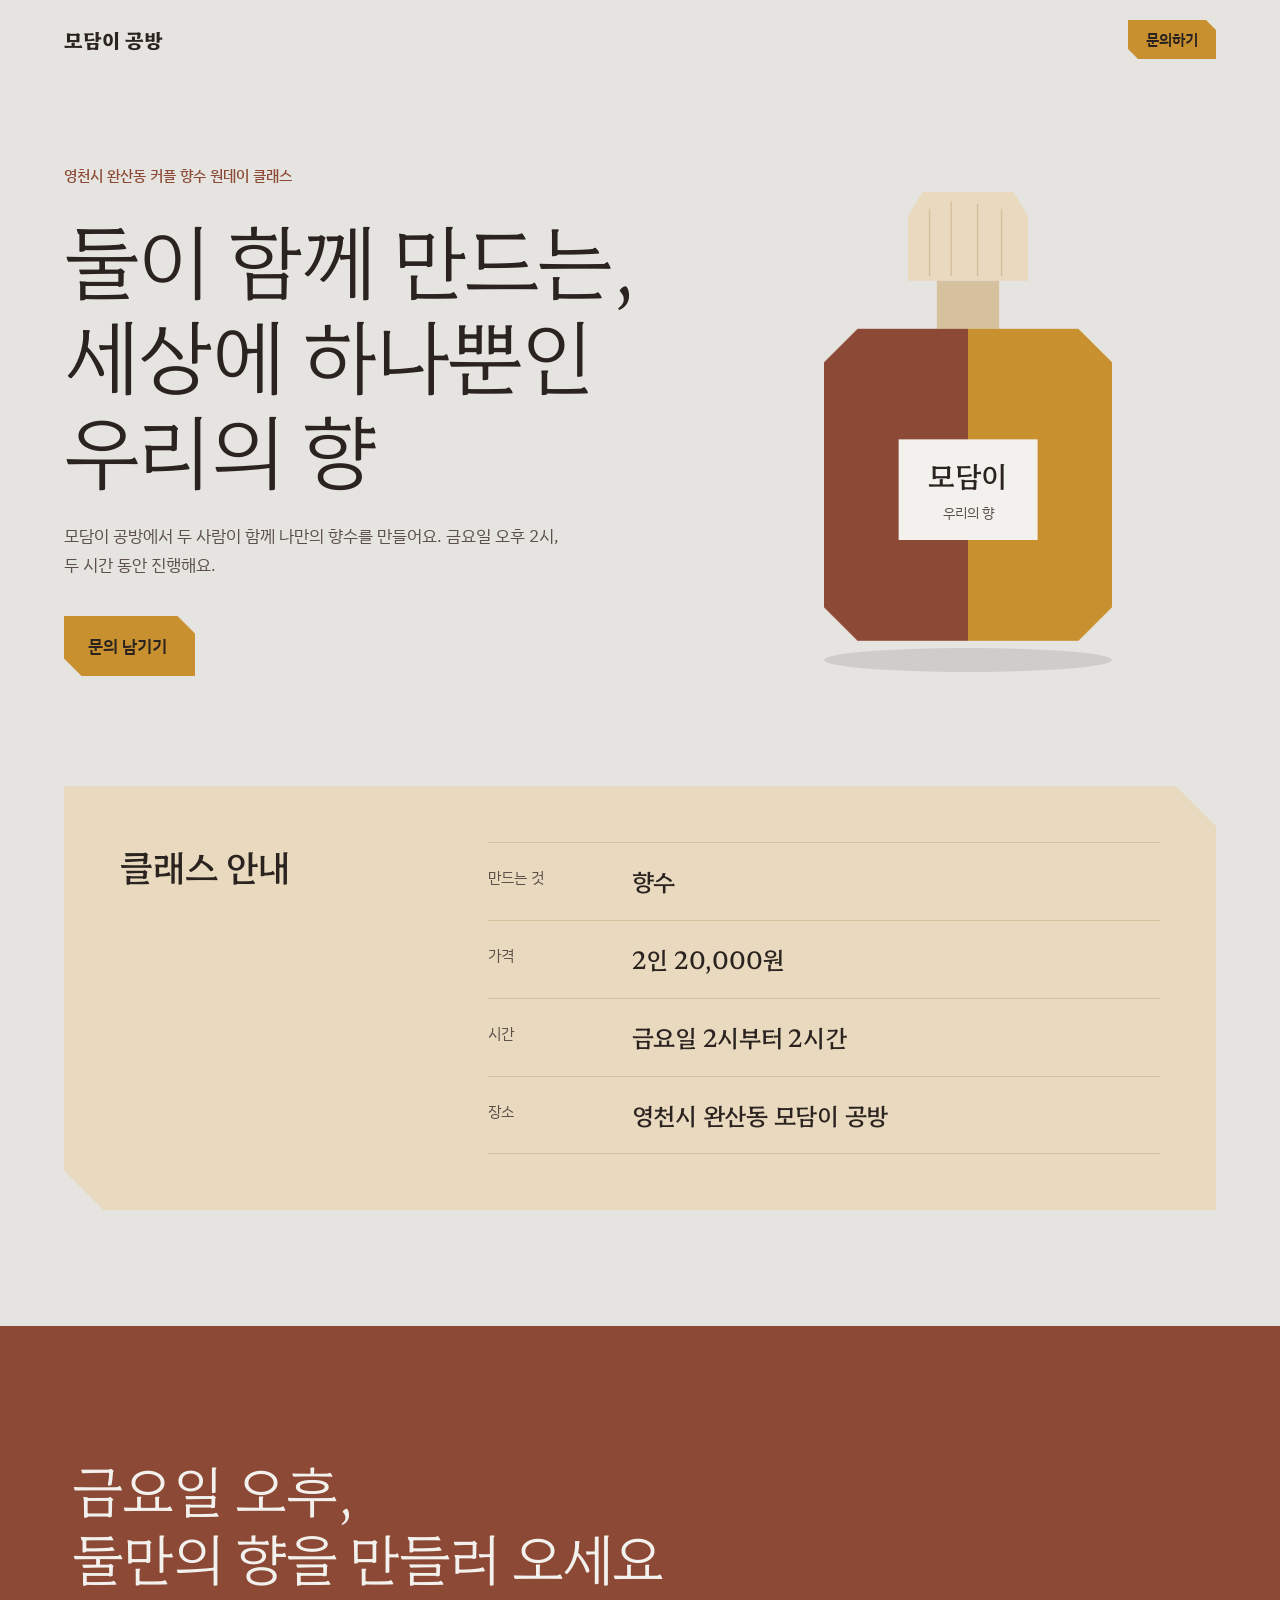
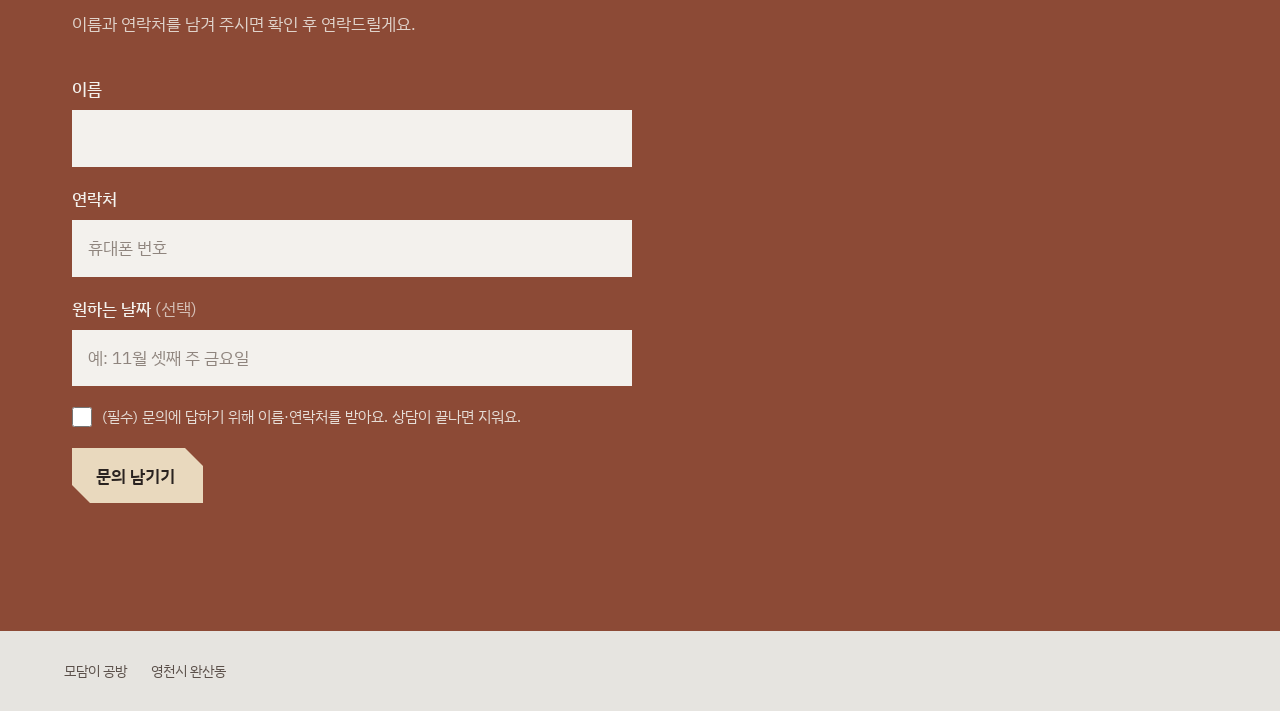
<file: index.html>
<!doctype html>
<html lang="ko">
<head>
  <meta charset="utf-8">
  <meta name="viewport" content="width=device-width, initial-scale=1">
  <title>모담이 공방 | 커플 향수 원데이 클래스</title>
  <meta name="description" content="영천시 완산동 모담이 공방. 두 사람이 함께 나만의 향수를 만드는 커플 원데이 클래스예요. 금요일 2시, 2시간, 2인 20,000원.">
  <meta property="og:title" content="모담이 공방 | 커플 향수 원데이 클래스">
  <meta property="og:description" content="둘이 함께 만드는, 세상에 하나뿐인 우리의 향. 영천시 완산동 금요일 2시, 2인 20,000원.">
  <meta property="og:type" content="website">
  <meta name="theme-color" content="#E6E4E0">
  <link rel="icon" href="data:image/svg+xml,%3Csvg xmlns='http://www.w3.org/2000/svg' viewBox='0 0 32 32'%3E%3Crect x='11' y='2' width='10' height='7' fill='%23E9D9BE'/%3E%3Cpath d='M5 13h11v17H8l-3-3z' fill='%238C4A36'/%3E%3Cpath d='M16 13h11v14l-3 3h-8z' fill='%23C8902F'/%3E%3C/svg%3E">
  <link rel="preconnect" href="https://fonts.googleapis.com">
  <link rel="preconnect" href="https://fonts.gstatic.com" crossorigin>
  <link href="https://fonts.googleapis.com/css2?family=Hahmlet:wght@300;500;700&family=IBM+Plex+Sans+KR:wght@400;500;600&display=swap" rel="stylesheet">
  <link rel="stylesheet" href="style.css">
</head>
<body>
  <header class="top">
    <a class="brand" href="#">모담이 공방</a>
    <a class="kakao kakao--small" href="#contact">문의하기</a>
  </header>

  <main>
    <section class="hero" aria-labelledby="hero-title">
      <div class="hero__text">
        <p class="hero__place">영천시 완산동 커플 향수 원데이 클래스</p>
        <h1 id="hero-title" class="hero__title">둘이 함께 만드는,<br>세상에 하나뿐인<br>우리의 향</h1>
        <p class="hero__lede">모담이 공방에서 두 사람이 함께 나만의 향수를 만들어요. 금요일 오후 2시, 두 시간 동안 진행해요.</p>
        <a class="kakao" href="#contact">문의 남기기</a>
      </div>

      <figure class="bottle" aria-hidden="true">
        <svg viewBox="0 0 300 440" role="presentation">
          <ellipse class="bottle__shadow" cx="150" cy="420" rx="120" ry="10"/>
          <g class="bottle__cap">
            <polygon points="112,30 188,30 200,50 200,104 100,104 100,50" fill="#E9D9BE"/>
            <path d="M118 44v56M136 38v62M158 40v60M178 44v56" stroke="#D6C19E" stroke-width="1.2"/>
            <rect x="124" y="104" width="52" height="40" fill="#D6C19E"/>
          </g>
          <polygon class="bottle__left" points="58,144 150,144 150,404 58,404 30,376 30,172" fill="#8C4A36"/>
          <polygon class="bottle__right" points="150,144 242,144 270,172 270,376 242,404 150,404" fill="#C8902F"/>
          <g class="bottle__label">
            <rect x="92" y="236" width="116" height="84" fill="#F3F1ED"/>
            <text x="150" y="276" text-anchor="middle" class="bottle__name">모담이</text>
            <text x="150" y="302" text-anchor="middle" class="bottle__sub">우리의 향</text>
          </g>
        </svg>
      </figure>
    </section>

    <section class="info" aria-labelledby="info-title">
      <div class="label-card">
        <h2 id="info-title" class="label-card__title">클래스 안내</h2>
        <dl class="facts">
          <div><dt>만드는 것</dt><dd>향수</dd></div>
          <div><dt>가격</dt><dd>2인 20,000원</dd></div>
          <div><dt>시간</dt><dd>금요일 2시부터 2시간</dd></div>
          <div><dt>장소</dt><dd>영천시 완산동 모담이 공방</dd></div>
        </dl>
      </div>
    </section>

    <section class="photos" id="photos" aria-labelledby="photos-title" hidden>
      <h2 id="photos-title" class="section-title">공방과 수업 모습</h2>
      <div class="photos__grid"></div>
    </section>

    <!-- 후기 자리: 실제 후기가 생기면 여기에 넣어요. -->

    <section class="closing" id="contact" aria-labelledby="closing-title">
      <h2 id="closing-title" class="closing__title">금요일 오후,<br>둘만의 향을 만들러 오세요</h2>
      <p class="closing__lede">이름과 연락처를 남겨 주시면 확인 후 연락드릴게요.</p>

      <form class="inquiry" id="inquiry" novalidate>
        <div class="field">
          <label for="f-name">이름</label>
          <input id="f-name" name="name" autocomplete="name" maxlength="50" required>
        </div>
        <div class="field">
          <label for="f-contact">연락처</label>
          <input id="f-contact" name="contact" type="tel" autocomplete="tel" maxlength="100" placeholder="휴대폰 번호" required>
        </div>
        <div class="field">
          <label for="f-date">원하는 날짜 <span class="optional">(선택)</span></label>
          <input id="f-date" name="message" maxlength="200" placeholder="예: 11월 셋째 주 금요일">
        </div>
        <div class="hp" aria-hidden="true">
          <label for="f-website">웹사이트</label>
          <input id="f-website" name="website" tabindex="-1" autocomplete="off">
        </div>
        <label class="consent">
          <input id="f-consent" type="checkbox" required>
          <span>(필수) 문의에 답하기 위해 이름·연락처를 받아요. 상담이 끝나면 지워요.</span>
        </label>
        <button class="kakao kakao--light inquiry__submit" type="submit">문의 남기기</button>
        <p class="inquiry__status" id="inquiry-status" role="status" hidden></p>
      </form>

      <a class="kakao kakao--line" data-kakao hidden>
        <svg class="kakao__icon" viewBox="0 0 24 24" aria-hidden="true"><path d="M12 3C6.5 3 2 6.6 2 11c0 2.8 1.9 5.3 4.7 6.7l-1 3.6c-.1.3.3.6.6.4l4.2-2.8c.5.1 1 .1 1.5.1 5.5 0 10-3.6 10-8S17.5 3 12 3z" fill="currentColor"/></svg>
        <span>카카오톡으로 문의하기</span>
      </a>
    </section>
  </main>

  <footer class="foot">
    <p>모담이 공방</p>
    <p>영천시 완산동</p>
  </footer>

  <script src="site.js"></script>
</body>
</html>
</file>
<file: style.css>
:root {
  --concrete: #E6E4E0;
  --paper: #F3F1ED;
  --ink: #2A2320;
  --ink-soft: #5B504A;
  --clay: #8C4A36;
  --ochre: #C8902F;
  --oak: #E9D9BE;
  --oak-deep: #D6C19E;
  --line: #CFCBC4;

  --serif: "Hahmlet", "Nanum Myeongjo", serif;
  --sans: "IBM Plex Sans KR", "Apple SD Gothic Neo", "Malgun Gothic", sans-serif;

  --gutter: clamp(20px, 5vw, 72px);
  --cut: 18px;
}

* { box-sizing: border-box; }

html { scroll-behavior: smooth; }

body {
  margin: 0;
  background: var(--concrete);
  color: var(--ink);
  font-family: var(--sans);
  font-size: 1.0625rem;
  line-height: 1.7;
  word-break: keep-all;
  -webkit-font-smoothing: antialiased;
}

h1, h2 { font-family: var(--serif); margin: 0; }
p { margin: 0; }

a:focus-visible {
  outline: 2px solid var(--ink);
  outline-offset: 4px;
}

/* Header */
.top {
  display: flex;
  align-items: center;
  justify-content: space-between;
  gap: 16px;
  padding: 20px var(--gutter);
}

.brand,
.kakao--small { white-space: nowrap; }

.brand {
  font-family: var(--serif);
  font-weight: 700;
  font-size: 1.25rem;
  letter-spacing: -0.01em;
  color: var(--ink);
  text-decoration: none;
}

/* Kakao button: chamfered like the bottle */
.kakao {
  display: inline-flex;
  align-items: center;
  gap: 10px;
  padding: 16px 28px 16px 24px;
  background: var(--ochre);
  color: var(--ink);
  font-weight: 600;
  font-size: 1.0625rem;
  text-decoration: none;
  clip-path: polygon(0 0, calc(100% - var(--cut)) 0, 100% var(--cut), 100% 100%, var(--cut) 100%, 0 calc(100% - var(--cut)));
  transition: background-color 0.2s ease;
}

.kakao:hover { background: #B88026; }

.kakao:focus-visible {
  clip-path: none;
  outline: 2px solid var(--ink);
}

.kakao__icon { width: 22px; height: 22px; flex: none; }

.kakao--small {
  --cut: 10px;
  padding: 9px 18px;
  font-size: 0.9375rem;
  line-height: 1.4;
}

.kakao--light { background: var(--oak); }
.kakao--light:hover { background: var(--paper); }

.kakao--line {
  margin-top: 20px;
  background: transparent;
  color: var(--paper);
  box-shadow: inset 0 0 0 1.5px rgba(243, 241, 237, 0.6);
  clip-path: none;
}

.kakao--line:hover { background: rgba(243, 241, 237, 0.1); }

[hidden] { display: none !important; }

/* Hero */
.hero {
  display: grid;
  grid-template-columns: minmax(0, 1.1fr) minmax(0, 0.9fr);
  align-items: center;
  gap: 48px;
  padding: clamp(32px, 6vw, 80px) var(--gutter) clamp(56px, 8vw, 112px);
  max-width: 1280px;
  margin: 0 auto;
}

.hero__place {
  font-size: 0.9375rem;
  color: var(--clay);
  font-weight: 500;
  margin-bottom: 20px;
}

.hero__title {
  font-weight: 300;
  font-size: clamp(2.5rem, 6.4vw, 5.25rem);
  line-height: 1.16;
  letter-spacing: -0.035em;
}

.hero__lede {
  max-width: 30em;
  margin: 28px 0 36px;
  color: var(--ink-soft);
}

.bottle {
  margin: 0;
  justify-self: center;
  width: min(100%, 360px);
}

.bottle svg { display: block; width: 100%; height: auto; overflow: visible; }

.bottle__shadow { fill: rgba(42, 35, 32, 0.12); }

.bottle__name {
  font-family: var(--serif);
  font-weight: 500;
  font-size: 24px;
  fill: var(--ink);
  letter-spacing: -0.02em;
}

.bottle__sub {
  font-family: var(--sans);
  font-size: 12px;
  fill: var(--ink-soft);
}

/* The one moment: two halves meet into one bottle */
@media (prefers-reduced-motion: no-preference) {
  .bottle__left  { animation: meet-left 1.1s cubic-bezier(.2,.7,.2,1) .2s both; }
  .bottle__right { animation: meet-right 1.1s cubic-bezier(.2,.7,.2,1) .2s both; }
  .bottle__cap   { animation: drop 0.8s cubic-bezier(.2,.7,.2,1) 1.1s both; }
  .bottle__label { animation: appear 0.6s ease 1.5s both; }
}

@keyframes meet-left  { from { transform: translateX(-56px); opacity: 0; } }
@keyframes meet-right { from { transform: translateX(56px);  opacity: 0; } }
@keyframes drop       { from { transform: translateY(-24px); opacity: 0; } }
@keyframes appear     { from { opacity: 0; } }

/* Class info: an oak label */
.info {
  padding: 0 var(--gutter) clamp(64px, 9vw, 120px);
  max-width: 1280px;
  margin: 0 auto;
}

.label-card {
  display: grid;
  grid-template-columns: minmax(0, 1fr) minmax(0, 2fr);
  gap: 32px;
  padding: clamp(32px, 5vw, 56px);
  background: var(--oak);
  clip-path: polygon(0 0, calc(100% - 40px) 0, 100% 40px, 100% 100%, 40px 100%, 0 calc(100% - 40px));
}

.label-card__title {
  font-weight: 500;
  font-size: clamp(1.75rem, 3vw, 2.25rem);
  letter-spacing: -0.02em;
  line-height: 1.3;
}

.facts { margin: 0; }

.facts div {
  display: grid;
  grid-template-columns: 7.5em 1fr;
  gap: 16px;
  padding: 18px 0;
  border-top: 1px solid var(--oak-deep);
}

.facts div:last-child { border-bottom: 1px solid var(--oak-deep); }

.facts dt { color: var(--ink-soft); font-size: 0.9375rem; padding-top: 4px; }

.facts dd {
  margin: 0;
  font-family: var(--serif);
  font-size: clamp(1.25rem, 2.2vw, 1.5rem);
  font-weight: 500;
  letter-spacing: -0.01em;
}

/* Photos (shown only when PHOTOS has entries) */
.photos {
  padding: 0 var(--gutter) clamp(64px, 9vw, 120px);
  max-width: 1280px;
  margin: 0 auto;
}

.section-title {
  font-weight: 500;
  font-size: clamp(1.75rem, 3vw, 2.25rem);
  letter-spacing: -0.02em;
  margin-bottom: 28px;
}

.photos__grid {
  display: grid;
  grid-template-columns: repeat(auto-fit, minmax(240px, 1fr));
  gap: 16px;
}

.photos__grid img {
  display: block;
  width: 100%;
  aspect-ratio: 4 / 5;
  object-fit: cover;
}

/* Closing band */
.closing {
  background: var(--clay);
  color: var(--paper);
  padding: clamp(64px, 10vw, 128px) var(--gutter);
}

.closing > * { max-width: 1136px; margin-left: auto; margin-right: auto; }
.closing > .kakao { margin-left: max(0px, calc((100% - 1136px) / 2)); }

.closing__title {
  font-weight: 300;
  font-size: clamp(2rem, 4.6vw, 3.5rem);
  line-height: 1.22;
  letter-spacing: -0.03em;
}

.closing__lede {
  margin-top: 20px;
  margin-bottom: 36px;
  color: rgba(243, 241, 237, 0.82);
}

/* Inquiry form */
.inquiry {
  display: grid;
  gap: 18px;
  max-width: 560px;
}

.closing > .inquiry { margin-left: max(0px, calc((100% - 1136px) / 2)); }

.field { display: grid; gap: 6px; }

.field label { font-weight: 500; }

.optional { font-weight: 400; color: rgba(243, 241, 237, 0.7); }

.field input {
  width: 100%;
  padding: 14px 16px;
  border: 0;
  border-radius: 0;
  background: var(--paper);
  color: var(--ink);
  font: inherit;
}

.field input::placeholder { color: #8F857E; }

.field input:focus-visible,
.consent input:focus-visible {
  outline: 2px solid var(--oak);
  outline-offset: 2px;
}

.hp { position: absolute; left: -9999px; width: 1px; height: 1px; overflow: hidden; }

.consent {
  display: grid;
  grid-template-columns: auto 1fr;
  gap: 10px;
  align-items: start;
  font-size: 0.9375rem;
  color: rgba(243, 241, 237, 0.88);
}

.consent input {
  width: 20px;
  height: 20px;
  margin: 3px 0 0;
  accent-color: var(--ochre);
}

.inquiry__submit {
  justify-self: start;
  border: 0;
  cursor: pointer;
  font-family: inherit;
}

.inquiry__submit:disabled { opacity: 0.7; cursor: wait; }

.inquiry__status {
  padding: 14px 16px;
  background: rgba(243, 241, 237, 0.14);
}

.inquiry__status.is-error { background: var(--paper); color: var(--clay); font-weight: 500; }

/* Footer */
.foot {
  display: flex;
  gap: 24px;
  padding: 28px var(--gutter);
  font-size: 0.875rem;
  color: var(--ink-soft);
}

/* Mobile */
@media (max-width: 760px) {
  .hero {
    grid-template-columns: 1fr;
    gap: 40px;
  }

  .bottle { width: min(70%, 240px); grid-row: 1; }

  .label-card {
    grid-template-columns: 1fr;
    gap: 16px;
    clip-path: polygon(0 0, calc(100% - 24px) 0, 100% 24px, 100% 100%, 24px 100%, 0 calc(100% - 24px));
  }

  .facts div { grid-template-columns: 5.5em 1fr; }

  .kakao:not(.kakao--small) { width: 100%; justify-content: center; }
  .closing > .kakao,
  .closing > .inquiry { margin-left: 0; }
}
</file>
